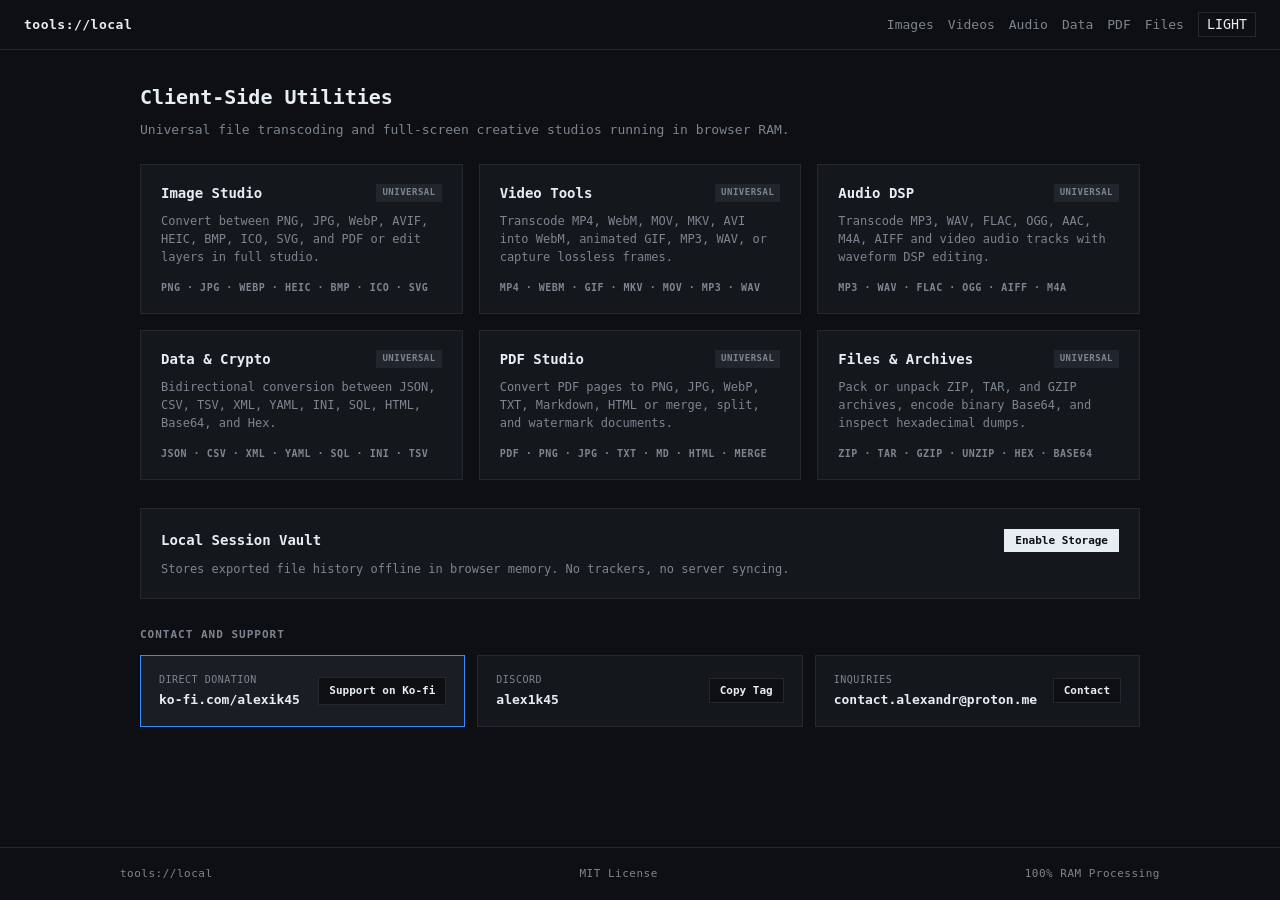
<file: index.html>
<!DOCTYPE html>
<html lang="en" data-theme="dark">
<head>
  <meta charset="UTF-8">
  <meta name="viewport" content="width=device-width, initial-scale=1.0">
  <title>Local Web Tools</title>
  <link rel="stylesheet" href="css/style.css">
</head>
<body>

  <header>
    <a href="index.html" class="brand">tools://local</a>
    <nav>
      <a href="images.html">Images</a>
      <a href="videos.html">Videos</a>
      <a href="audio.html">Audio</a>
      <a href="data.html">Data</a>
      <a href="pdf.html">PDF</a>
      <a href="files.html">Files</a>
      <button id="theme-toggle" class="theme-toggle">LIGHT</button>
    </nav>
  </header>

  <main class="container">
    <h1 class="page-title">Client-Side Utilities</h1>
    <p class="page-desc">Universal file transcoding and full-screen creative studios running in browser RAM.</p>

    <div class="grid">
      <a href="images.html" class="card">
        <div>
          <div class="card-header-row">
            <span class="card-title">Image Studio</span>
            <span class="tool-tag">UNIVERSAL</span>
          </div>
          <p class="card-desc">Convert between PNG, JPG, WebP, AVIF, HEIC, BMP, ICO, SVG, and PDF or edit layers in full studio.</p>
        </div>
        <div class="card-footer-tags">PNG · JPG · WEBP · HEIC · BMP · ICO · SVG</div>
      </a>

      <a href="videos.html" class="card">
        <div>
          <div class="card-header-row">
            <span class="card-title">Video Tools</span>
            <span class="tool-tag">UNIVERSAL</span>
          </div>
          <p class="card-desc">Transcode MP4, WebM, MOV, MKV, AVI into WebM, animated GIF, MP3, WAV, or capture lossless frames.</p>
        </div>
        <div class="card-footer-tags">MP4 · WEBM · GIF · MKV · MOV · MP3 · WAV</div>
      </a>

      <a href="audio.html" class="card">
        <div>
          <div class="card-header-row">
            <span class="card-title">Audio DSP</span>
            <span class="tool-tag">UNIVERSAL</span>
          </div>
          <p class="card-desc">Transcode MP3, WAV, FLAC, OGG, AAC, M4A, AIFF and video audio tracks with waveform DSP editing.</p>
        </div>
        <div class="card-footer-tags">MP3 · WAV · FLAC · OGG · AIFF · M4A</div>
      </a>

      <a href="data.html" class="card">
        <div>
          <div class="card-header-row">
            <span class="card-title">Data & Crypto</span>
            <span class="tool-tag">UNIVERSAL</span>
          </div>
          <p class="card-desc">Bidirectional conversion between JSON, CSV, TSV, XML, YAML, INI, SQL, HTML, Base64, and Hex.</p>
        </div>
        <div class="card-footer-tags">JSON · CSV · XML · YAML · SQL · INI · TSV</div>
      </a>

      <a href="pdf.html" class="card">
        <div>
          <div class="card-header-row">
            <span class="card-title">PDF Studio</span>
            <span class="tool-tag">UNIVERSAL</span>
          </div>
          <p class="card-desc">Convert PDF pages to PNG, JPG, WebP, TXT, Markdown, HTML or merge, split, and watermark documents.</p>
        </div>
        <div class="card-footer-tags">PDF · PNG · JPG · TXT · MD · HTML · MERGE</div>
      </a>

      <a href="files.html" class="card">
        <div>
          <div class="card-header-row">
            <span class="card-title">Files & Archives</span>
            <span class="tool-tag">UNIVERSAL</span>
          </div>
          <p class="card-desc">Pack or unpack ZIP, TAR, and GZIP archives, encode binary Base64, and inspect hexadecimal dumps.</p>
        </div>
        <div class="card-footer-tags">ZIP · TAR · GZIP · UNZIP · HEX · BASE64</div>
      </a>
    </div>

    <div class="panel" id="vault-panel">
      <div style="display: flex; justify-content: space-between; align-items: center; margin-bottom: 8px;">
        <div class="card-title">Local Session Vault</div>
        <button class="btn-action" id="vault-toggle" style="padding: 4px 10px; font-size: 11px;">Enable Storage</button>
      </div>
      <p class="card-desc" id="vault-desc">Stores exported file history offline in browser memory. No trackers, no server syncing.</p>
      <div id="vault-history" style="display: none; margin-top: 14px;">
        <div class="section-title">RECENT ACTIVITY</div>
        <div id="vault-list"></div>
        <button id="clear-vault" style="background: transparent; border: none; color: var(--muted); font-family: inherit; font-size: 11px; cursor: pointer; margin-top: 10px; text-decoration: underline;">Clear history</button>
      </div>
    </div>

    <div class="contact-wrap">
      <div class="section-title">CONTACT AND SUPPORT</div>
      <div class="contact-grid">
        <a href="https://ko-fi.com/alexik45#setGoalModal" target="_blank" rel="noopener noreferrer" class="contact-card highlight">
          <div class="contact-details">
            <span class="contact-type">DIRECT DONATION</span>
            <span class="contact-value">ko-fi.com/alexik45</span>
          </div>
          <span class="action-tag">Support on Ko-fi</span>
        </a>

        <div class="contact-card" id="discord-card">
          <div class="contact-details">
            <span class="contact-type">DISCORD</span>
            <span class="contact-value">alex1k45</span>
          </div>
          <button type="button" class="action-tag" id="copy-discord-btn">Copy Tag</button>
        </div>

        <div class="contact-card" id="email-card">
          <div class="contact-details">
            <span class="contact-type">INQUIRIES</span>
            <span class="contact-value">contact.alexandr@proton.me</span>
          </div>
          <button type="button" class="action-tag" id="open-email-modal">Contact</button>
        </div>
      </div>
    </div>
  </main>

  <div id="email-modal" class="modal-backdrop">
    <div class="modal-box">
      <div style="display: flex; justify-content: space-between; align-items: center; margin-bottom: 12px;">
        <div class="card-title">Developer Inquiries</div>
        <button id="close-modal" class="modal-close">&times;</button>
      </div>
      <p class="card-desc" style="margin-bottom: 16px;">Reach out for bug reports, tooling suggestions, or collaboration.</p>
      <div class="row" style="margin-bottom: 16px;">
        <input type="text" id="email-address-val" value="contact.alexandr@proton.me" readonly style="flex: 1;">
        <button class="btn-action" id="copy-email-btn">Copy Address</button>
      </div>
      <div class="row">
        <a href="mailto:contact.alexandr@proton.me" class="btn-action" style="text-align: center; width: 100%;">Open Native Mail App</a>
      </div>
    </div>
  </div>

  <footer class="site-footer">
    <div class="footer-meta">
      <span>tools://local</span>
      <span>MIT License</span>
      <span>100% RAM Processing</span>
    </div>
  </footer>

  <script src="js/common.js"></script>
</body>
</html>
</file>
<file: css/style.css>
:root {
  --bg: #0d0f12;
  --surface: #14171c;
  --surface-alt: #1a1e24;
  --border: #23272e;
  --text: #e6edf3;
  --muted: #7d8590;
  --accent: #388bfd;
  --accent-hover: #58a6ff;
  --accent-glow: rgba(56, 139, 253, 0.14);
  --code-bg: #161b22;
  --tag-bg: #21262d;
  --font-mono: ui-monospace, "SF Mono", "Cascadia Code", "Source Code Pro", Menlo, monospace;
  --ease-out: cubic-bezier(0.16, 1, 0.3, 1);
}

[data-theme="light"] {
  --bg: #f4f5f7;
  --surface: #ffffff;
  --surface-alt: #f8fafc;
  --border: #d0d7de;
  --text: #1f2328;
  --muted: #656d76;
  --accent: #0969da;
  --accent-hover: #218bff;
  --accent-glow: rgba(9, 105, 218, 0.1);
  --code-bg: #eaeef2;
  --tag-bg: #e1e4e8;
}

* {
  box-sizing: border-box;
  margin: 0;
  padding: 0;
}

body {
  background-color: var(--bg);
  color: var(--text);
  font-family: var(--font-mono);
  font-size: 13px;
  line-height: 1.5;
  min-height: 100vh;
  display: flex;
  flex-direction: column;
  transition: background-color 0.25s var(--ease-out), color 0.25s var(--ease-out);
}

a {
  color: inherit;
  text-decoration: none;
}

header {
  border-bottom: 1px solid var(--border);
  padding: 12px 24px;
  display: flex;
  justify-content: space-between;
  align-items: center;
  background-color: var(--bg);
}

.brand {
  font-weight: 700;
  letter-spacing: 0.5px;
}

nav {
  display: flex;
  gap: 14px;
  align-items: center;
  flex-wrap: wrap;
}

nav a {
  color: var(--muted);
  transition: color 0.2s var(--ease-out);
}

nav a:hover,
nav a.active {
  color: var(--text);
}

.theme-toggle {
  background: transparent;
  border: 1px solid var(--border);
  color: var(--text);
  font-family: inherit;
  padding: 4px 8px;
  cursor: pointer;
  transition: border-color 0.2s var(--ease-out), background-color 0.2s var(--ease-out);
}

.theme-toggle:hover {
  border-color: var(--accent);
}

.container {
  max-width: 1040px;
  width: 100%;
  margin: 0 auto;
  padding: 32px 20px;
  flex: 1;
}

.page-title {
  font-size: 20px;
  font-weight: 700;
  margin-bottom: 8px;
}

.page-desc {
  color: var(--muted);
  margin-bottom: 24px;
}

.grid {
  display: grid;
  grid-template-columns: repeat(auto-fit, minmax(300px, 1fr));
  gap: 16px;
  margin-bottom: 28px;
}

.card {
  background: var(--surface);
  border: 1px solid var(--border);
  padding: 18px 20px;
  display: flex;
  flex-direction: column;
  justify-content: space-between;
  min-height: 145px;
  transition: border-color 0.25s var(--ease-out), transform 0.25s var(--ease-out), background-color 0.25s var(--ease-out);
}

.card:hover {
  border-color: var(--accent);
  background: var(--surface-alt);
  transform: translateY(-2px);
}

.card-header-row {
  display: flex;
  justify-content: space-between;
  align-items: center;
  margin-bottom: 8px;
}

.card-title {
  font-size: 14px;
  font-weight: 700;
  color: var(--text);
}

.tool-tag {
  font-size: 9px;
  font-weight: 700;
  background: var(--tag-bg);
  color: var(--muted);
  padding: 2px 6px;
  letter-spacing: 0.5px;
}

.card-desc {
  color: var(--muted);
  font-size: 12px;
  line-height: 1.5;
}

.card-footer-tags {
  font-size: 10px;
  color: var(--muted);
  letter-spacing: 0.5px;
  margin-top: 14px;
  font-weight: 600;
}

.mode-switcher {
  display: flex;
  gap: 8px;
  margin-bottom: 20px;
  border-bottom: 1px solid var(--border);
  padding-bottom: 12px;
}

.mode-btn {
  background: transparent;
  border: 1px solid var(--border);
  color: var(--muted);
  font-family: inherit;
  font-size: 11px;
  font-weight: 700;
  padding: 6px 14px;
  cursor: pointer;
  letter-spacing: 0.5px;
  transition: all 0.2s var(--ease-out);
}

.mode-btn:hover {
  color: var(--text);
  border-color: var(--muted);
}

.mode-btn.active {
  background: var(--text);
  color: var(--bg);
  border-color: var(--text);
}

.workspace-panel {
  background: var(--surface);
  border: 1px solid var(--border);
  padding: 22px;
  margin-bottom: 24px;
  animation: fadeSlideUp 0.35s var(--ease-out);
}

.panel {
  background: var(--surface);
  border: 1px solid var(--border);
  padding: 20px;
  margin-bottom: 20px;
}

.dropzone {
  border: 1px dashed var(--border);
  background: var(--surface-alt);
  padding: 36px 20px;
  text-align: center;
  cursor: pointer;
  margin-bottom: 20px;
  transition: border-color 0.25s var(--ease-out), background-color 0.25s var(--ease-out), transform 0.2s var(--ease-out);
}

.dropzone:hover,
.dropzone.dragover {
  border-color: var(--accent);
  background: var(--accent-glow);
}

.dropzone.dragover {
  transform: scale(0.995);
}

.dropzone-main {
  font-weight: 700;
  font-size: 13px;
  margin-bottom: 4px;
}

.dropzone-sub {
  font-size: 11px;
  color: var(--muted);
}

.queue-list {
  display: flex;
  flex-direction: column;
  gap: 6px;
  margin-bottom: 20px;
  max-height: 210px;
  overflow-y: auto;
}

.queue-item {
  display: flex;
  justify-content: space-between;
  align-items: center;
  background: var(--code-bg);
  border: 1px solid var(--border);
  padding: 8px 12px;
  font-size: 12px;
  animation: fadeSlideUp 0.25s var(--ease-out);
}

.queue-item-left {
  display: flex;
  align-items: center;
  gap: 10px;
  overflow: hidden;
}

.ext-badge {
  background: var(--tag-bg);
  color: var(--accent);
  border: 1px solid var(--border);
  font-size: 10px;
  font-weight: 700;
  padding: 2px 6px;
  min-width: 48px;
  text-align: center;
}

.queue-filename {
  white-space: nowrap;
  overflow: hidden;
  text-overflow: ellipsis;
  max-width: 440px;
}

.queue-meta {
  display: flex;
  align-items: center;
  gap: 12px;
  font-size: 11px;
  color: var(--muted);
  flex-shrink: 0;
}

.queue-status {
  font-weight: 700;
  font-size: 10px;
  letter-spacing: 0.5px;
}

.queue-status.done {
  color: #3fb950;
}

.queue-status.working {
  color: var(--accent);
}

.format-matrix-label {
  font-size: 10px;
  font-weight: 700;
  letter-spacing: 1px;
  color: var(--muted);
  margin-bottom: 10px;
  display: flex;
  justify-content: space-between;
}

.format-matrix {
  display: grid;
  grid-template-columns: repeat(auto-fill, minmax(128px, 1fr));
  gap: 8px;
  margin-bottom: 20px;
}

.format-pill {
  background: var(--surface-alt);
  border: 1px solid var(--border);
  padding: 10px 12px;
  cursor: pointer;
  text-align: left;
  font-family: inherit;
  color: var(--text);
  display: flex;
  flex-direction: column;
  gap: 3px;
  position: relative;
  transition: border-color 0.2s var(--ease-out), background-color 0.2s var(--ease-out), transform 0.2s var(--ease-out), box-shadow 0.2s var(--ease-out);
}

.format-pill:hover {
  border-color: var(--muted);
  transform: translateY(-2px);
}

.format-pill.selected {
  border-color: var(--accent);
  background: var(--accent-glow);
  box-shadow: inset 0 0 0 1px var(--accent);
  transform: translateY(-1px);
}

.format-pill-ext {
  font-size: 13px;
  font-weight: 700;
  letter-spacing: 0.5px;
  display: flex;
  justify-content: space-between;
  align-items: center;
}

.format-pill.selected .format-pill-ext {
  color: var(--accent);
}

.format-pill-dot {
  width: 6px;
  height: 6px;
  background: var(--accent);
  opacity: 0;
  transform: scale(0.4);
  transition: opacity 0.2s var(--ease-out), transform 0.2s var(--ease-out);
}

.format-pill.selected .format-pill-dot {
  opacity: 1;
  transform: scale(1);
}

.format-pill-desc {
  font-size: 10px;
  color: var(--muted);
}

.dynamic-options-bar {
  background: var(--code-bg);
  border: 1px solid var(--border);
  padding: 12px 14px;
  margin-bottom: 18px;
  display: flex;
  gap: 18px;
  align-items: center;
  flex-wrap: wrap;
  animation: fadeSlideUp 0.25s var(--ease-out);
}

.progress-track {
  width: 100%;
  height: 3px;
  background: var(--code-bg);
  margin-top: 14px;
  overflow: hidden;
  display: none;
}

.progress-fill {
  height: 100%;
  width: 0%;
  background: var(--accent);
  transition: width 0.25s var(--ease-out);
}

@keyframes fadeSlideUp {
  from {
    opacity: 0;
    transform: translateY(6px);
  }
  to {
    opacity: 1;
    transform: translateY(0);
  }
}

.row {
  display: flex;
  gap: 12px;
  align-items: center;
  margin-bottom: 12px;
  flex-wrap: wrap;
}

label {
  color: var(--muted);
  font-size: 12px;
  min-width: 90px;
}

select, input[type="text"], input[type="number"], textarea {
  background: var(--code-bg);
  border: 1px solid var(--border);
  color: var(--text);
  font-family: inherit;
  padding: 6px 10px;
  font-size: 12px;
  outline: none;
  transition: border-color 0.2s var(--ease-out);
}

select:focus, input[type="text"]:focus, input[type="number"]:focus, textarea:focus {
  border-color: var(--accent);
}

textarea {
  width: 100%;
  min-height: 120px;
  resize: vertical;
}

button.btn-action {
  background: var(--text);
  color: var(--bg);
  border: 1px solid var(--text);
  font-family: inherit;
  padding: 8px 16px;
  font-weight: 700;
  font-size: 12px;
  cursor: pointer;
  transition: background-color 0.2s var(--ease-out), border-color 0.2s var(--ease-out), color 0.2s var(--ease-out), transform 0.15s var(--ease-out);
}

button.btn-action:hover {
  background: var(--accent);
  border-color: var(--accent);
  color: #ffffff;
}

button.btn-action:active {
  transform: scale(0.98);
}

.num-group {
  display: inline-flex;
  align-items: center;
  gap: 6px;
  font-size: 11px;
  color: var(--muted);
}

.contact-wrap {
  margin-top: 28px;
}

.section-title {
  font-size: 11px;
  font-weight: 700;
  letter-spacing: 1px;
  color: var(--muted);
  margin-bottom: 12px;
}

.contact-grid {
  display: grid;
  grid-template-columns: repeat(auto-fit, minmax(260px, 1fr));
  gap: 12px;
}

.contact-card {
  background: var(--surface);
  border: 1px solid var(--border);
  padding: 16px 18px;
  display: flex;
  justify-content: space-between;
  align-items: center;
  transition: border-color 0.2s var(--ease-out);
}

.contact-card:hover {
  border-color: var(--accent);
}

.contact-card.highlight {
  border-color: var(--accent);
  background: var(--surface-alt);
}

.contact-details {
  display: flex;
  flex-direction: column;
  gap: 3px;
}

.contact-type {
  font-size: 10px;
  color: var(--muted);
  letter-spacing: 0.5px;
}

.contact-value {
  font-size: 13px;
  font-weight: 700;
  color: var(--text);
}

.action-tag {
  background: var(--bg);
  border: 1px solid var(--border);
  color: var(--text);
  font-family: inherit;
  font-size: 11px;
  font-weight: 600;
  padding: 5px 10px;
  cursor: pointer;
  white-space: nowrap;
}

.modal-backdrop {
  position: fixed;
  inset: 0;
  background: rgba(0, 0, 0, 0.7);
  display: none;
  align-items: center;
  justify-content: center;
  z-index: 100;
  padding: 16px;
}

.modal-backdrop.open {
  display: flex;
}

.modal-box {
  background: var(--surface);
  border: 1px solid var(--border);
  padding: 24px;
  width: 100%;
  max-width: 440px;
}

.modal-close {
  background: transparent;
  border: none;
  color: var(--muted);
  font-size: 20px;
  cursor: pointer;
}

.site-footer {
  border-top: 1px solid var(--border);
  padding: 18px 24px;
  background: var(--bg);
  margin-top: auto;
}

.footer-meta {
  max-width: 1040px;
  margin: 0 auto;
  display: flex;
  justify-content: space-between;
  align-items: center;
  color: var(--muted);
  font-size: 11px;
  letter-spacing: 0.5px;
  flex-wrap: wrap;
  gap: 12px;
}
</file>
